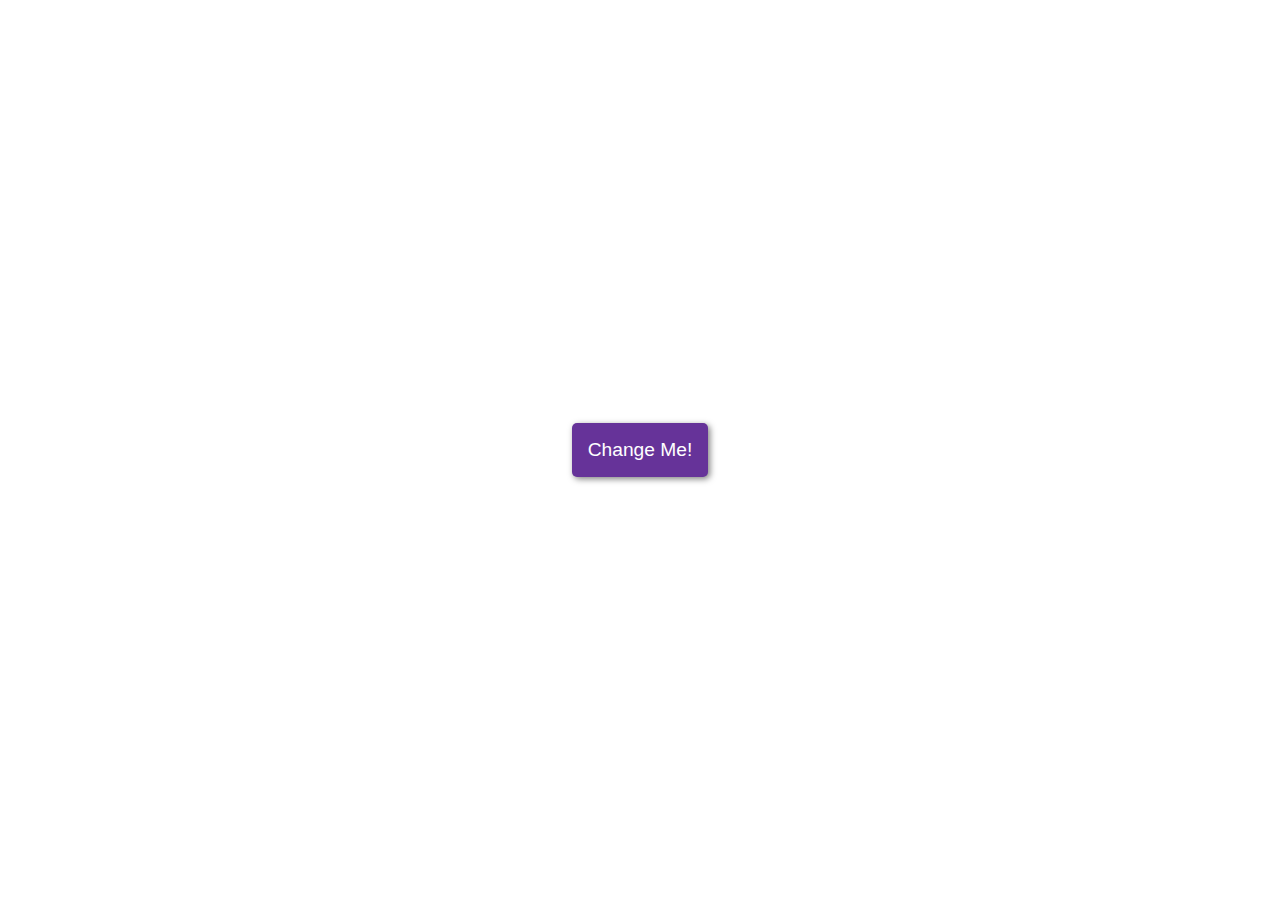
<file: background_changer/index.html>
<!DOCTYPE html>
<html lang="en">
<head>
    <meta charset="UTF-8">
    <meta http-equiv="X-UA-Compatible" content="IE=edge">
    <meta name="viewport" content="width=device-width, initial-scale=1.0">
    <title>Background Changer</title>
    <link rel="stylesheet" href="style.css" />
    <script src="script.js" defer></script>
</head>
<body>
    <button id="btn">Change Me!</button>
</body>
</html>
</file>
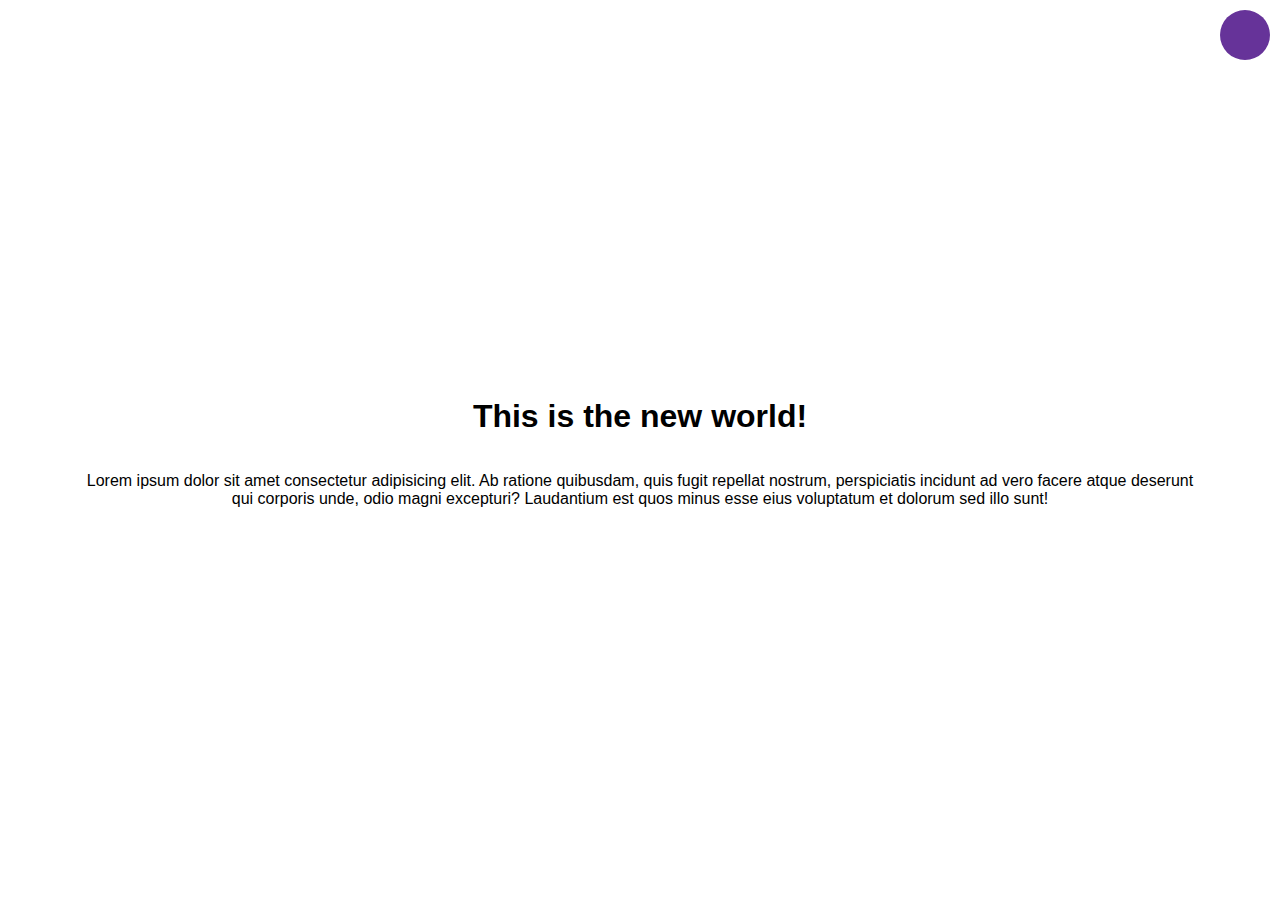
<file: dark-mode-toggle/index.html>
<!DOCTYPE html>
<html lang="en">
<head>
    <meta charset="UTF-8">
    <meta http-equiv="X-UA-Compatible" content="IE=edge">
    <meta name="viewport" content="width=device-width, initial-scale=1.0">
    <title>Dark Mode Toggle</title>
    <link rel="stylesheet" href="style.css" />
    <script src="script.js" defer></script>
</head>
<body>
    <div class="toggle-container">
        <input type="checkbox" id="toggle" name="toggle"><label for="toggle"></label>
    </div>
    <h1>This is the new world!</h1>
    <p>Lorem ipsum dolor sit amet consectetur adipisicing elit. Ab ratione quibusdam, quis fugit repellat nostrum, perspiciatis incidunt ad vero facere atque deserunt qui corporis unde, odio magni excepturi? Laudantium est quos minus esse eius voluptatum et dolorum sed illo sunt!</p>
</body>
</html>
</file>
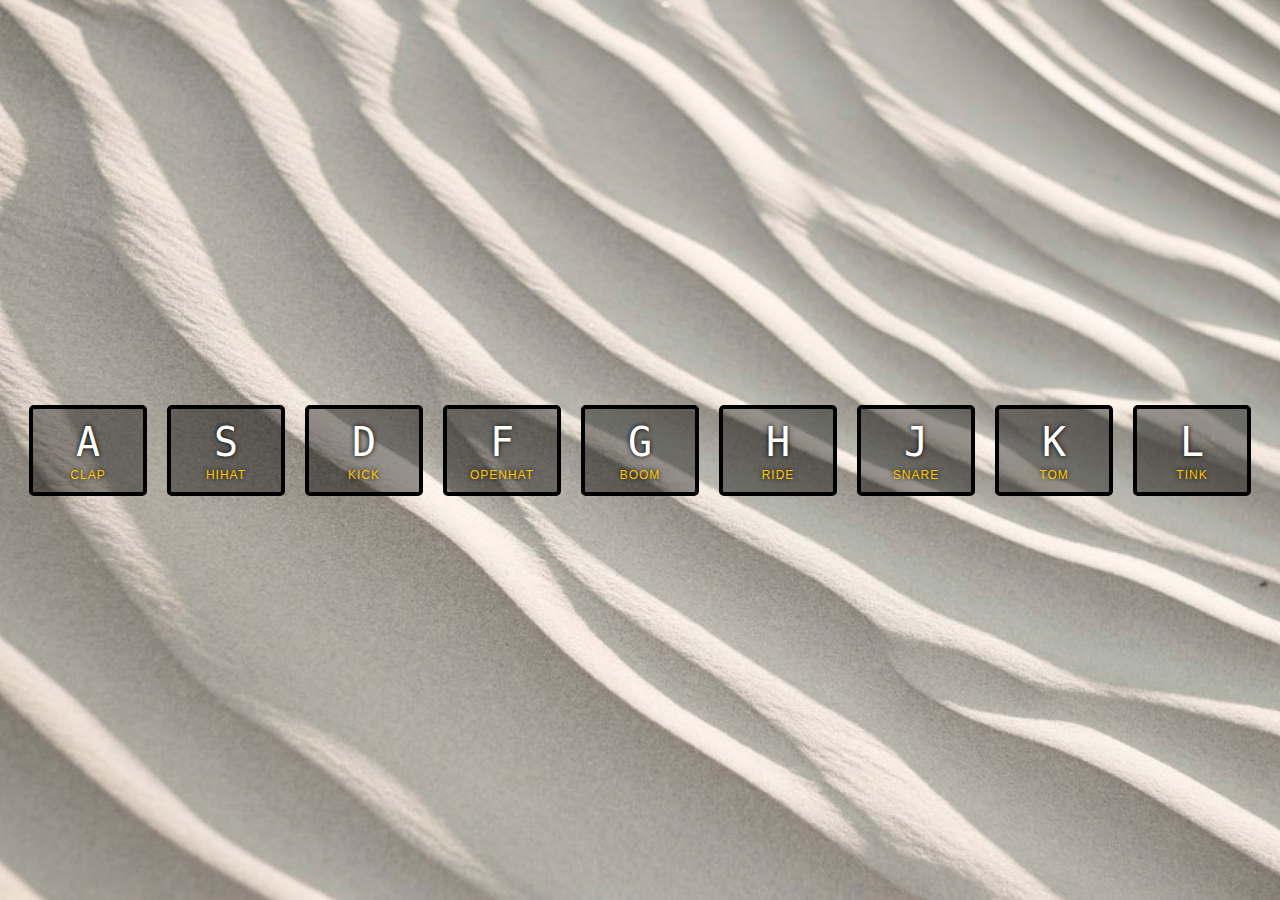
<file: JS Drum Kit/index.html>
<!DOCTYPE html>
<html lang="en">
<head>
    <meta charset="UTF-8">
    <meta name="viewport" content="width=device-width, initial-scale=1.0">
    <title>JS Drum Kit</title>
    <link rel="stylesheet" href="styles.css">
</head>
<body>
    <div class="keys">
        <div data-key="65" class="key">
            <kbd>A</kbd>
            <span class="sound">clap</span>
        </div>

        <div data-key="83" class="key">
            <kbd>S</kbd>
            <span class="sound">hihat</span>
        </div>

        <div data-key="68" class="key">
            <kbd>D</kbd>
            <span class="sound">kick</span>
        </div>

        <div data-key="70" class="key">
            <kbd>F</kbd>
            <span class="sound">openhat</span>
        </div>

        <div data-key="71" class="key">
            <kbd>G</kbd>
            <span class="sound">boom</span>
        </div>

        <div data-key="72" class="key">
            <kbd>H</kbd>
            <span class="sound">ride</span>
        </div>

        <div data-key="74" class="key">
            <kbd>J</kbd>
            <span class="sound">snare</span>
        </div>

        <div data-key="75" class="key">
            <kbd>K</kbd>
            <span class="sound">tom</span>
        </div>

        <div data-key="76" class="key">
            <kbd>L</kbd>
            <span class="sound">tink</span>
        </div>

        <audio data-key="65" src="sounds/clap.wav"></audio>
        <audio data-key="83" src="sounds/hihat.wav"></audio>
        <audio data-key="68" src="sounds/kick.wav"></audio>
        <audio data-key="70" src="sounds/openhat.wav"></audio>
        <audio data-key="71" src="sounds/boom.wav"></audio>
        <audio data-key="72" src="sounds/ride.wav"></audio>
        <audio data-key="74" src="sounds/snare.wav"></audio>
        <audio data-key="75" src="sounds/tom.wav"></audio>
        <audio data-key="76" src="sounds/tink.wav"></audio>

        <script>
            function removeTransition(e) {
            if (e.propertyName !== 'transform') return;
            e.target.classList.remove('playing');
            }

            function playSound(e) {
            const audio = document.querySelector(`audio[data-key="${e.keyCode}"]`);
            const key = document.querySelector(`div[data-key="${e.keyCode}"]`);
            if (!audio) return;

            key.classList.add('playing');
            audio.currentTime = 0;
            audio.play();
            }

            const keys = Array.from(document.querySelectorAll('.key'));
            keys.forEach(key => key.addEventListener('transitionend', removeTransition));
            window.addEventListener('keydown', playSound);
        </script>

    </div>
</body>
</html>
</file>
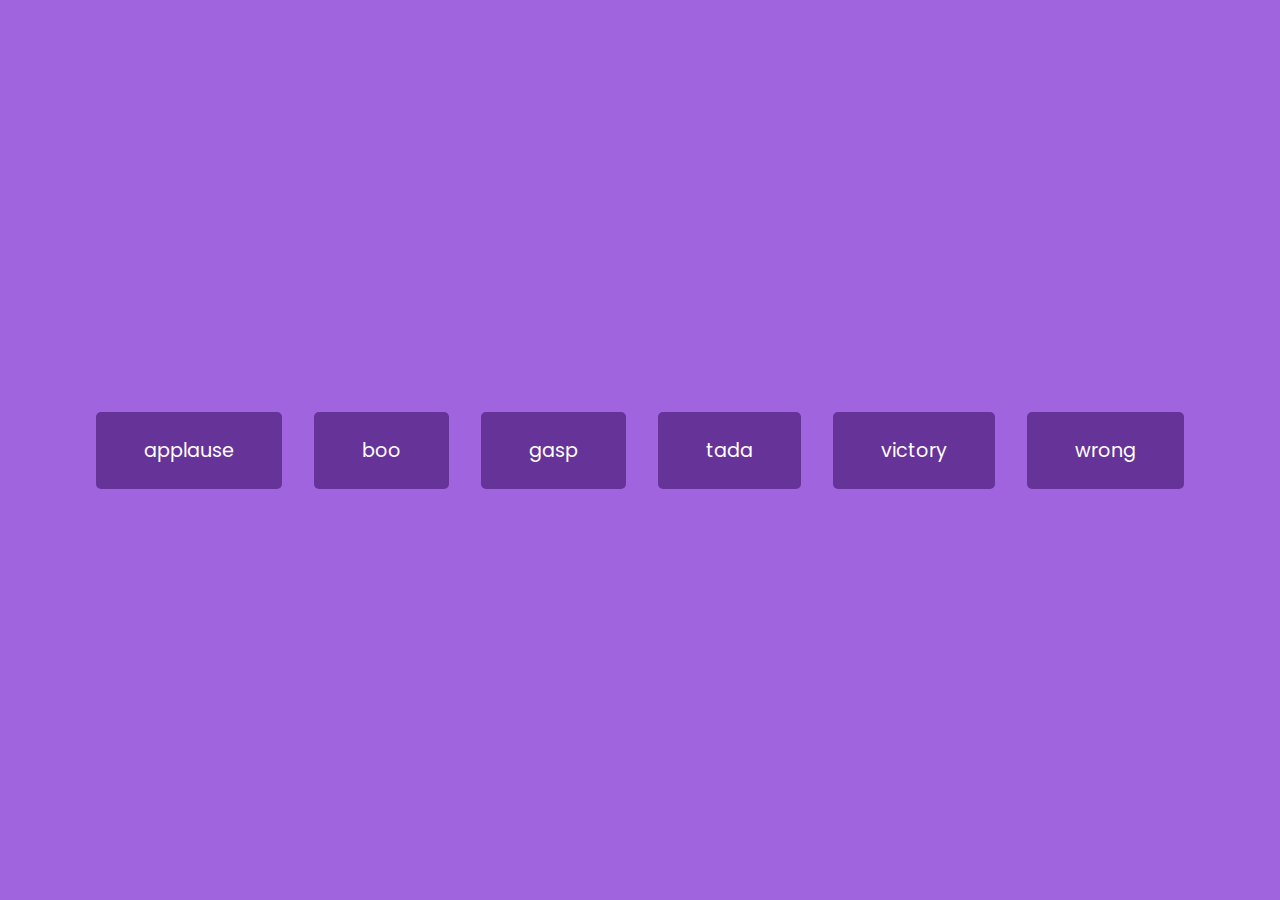
<file: sound_board/index.html>
<!DOCTYPE html>
<html lang="en">
<head>
    <meta charset="UTF-8">
    <meta name="viewport" content="width=device-width, initial-scale=1.0">
    <title>Sound Board</title>
    <link rel="stylesheet" href="style.css" />
    <script src="script.js" defer></script>
</head>
<body>
    <audio src="sounds/applause.mp3" id="applause"></audio>
    <audio src="sounds/boo.mp3" id="boo"></audio>
    <audio src="sounds/gasp.mp3" id="gasp"></audio>
    <audio src="sounds/tada.mp3" id="tada"></audio>
    <audio src="sounds/victory.mp3" id="victory"></audio>
    <audio src="sounds/wrong.mp3" id="wrong"></audio>
</body>
</html>
</file>
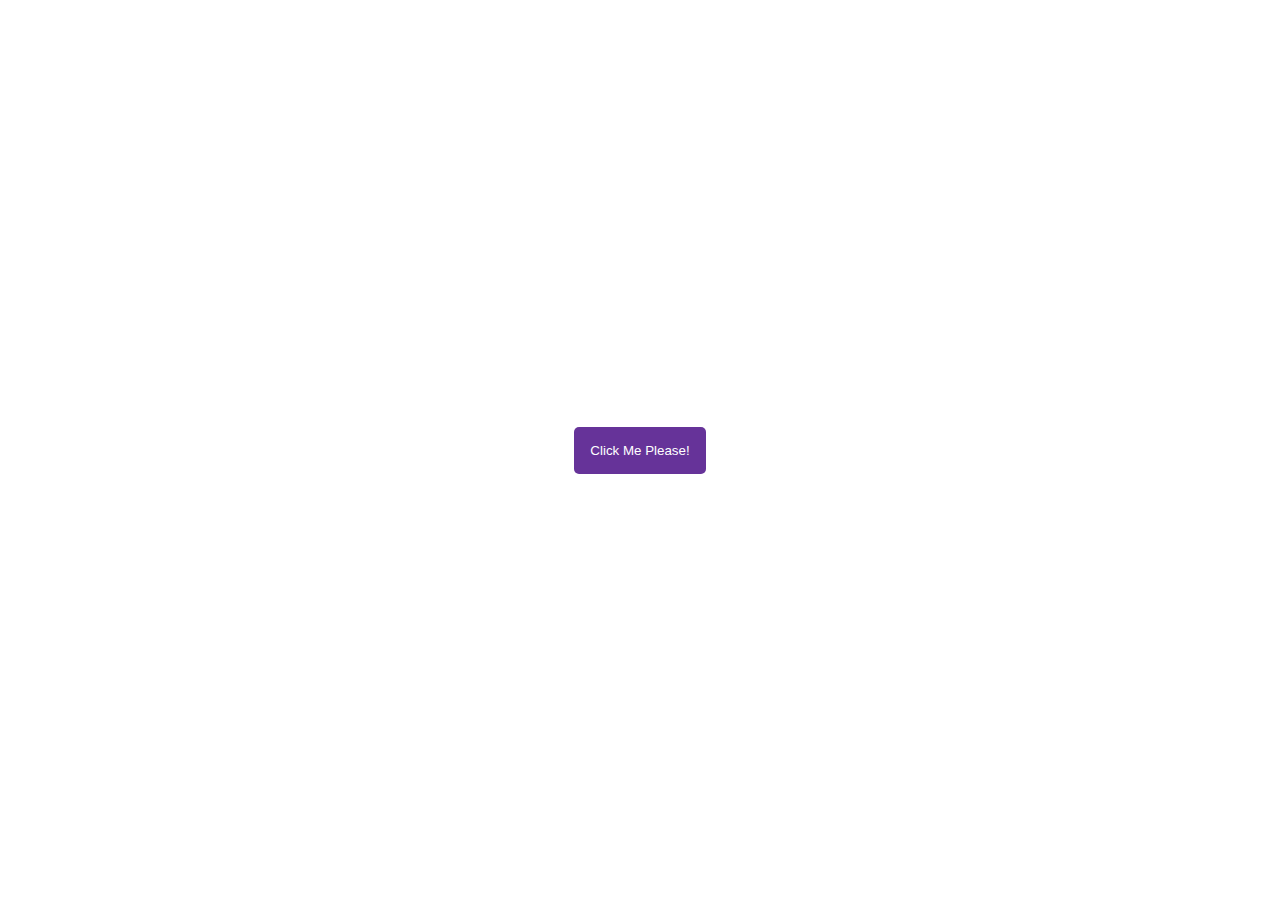
<file: toast_notification/index.html>
<!DOCTYPE html>
<html lang="en">
<head>
    <meta charset="UTF-8">
    <meta http-equiv="X-UA-Compatible" content="IE=edge">
    <meta name="viewport" content="width=device-width, initial-scale=1.0">
    <title>Toast Notification</title>
    <link rel="stylesheet" href="style.css" />
    <script src="script.js" defer></script>
</head>
<body>
    <div id="container"></div>
    <button id="btn">Click Me Please!</button>
</body>
</html>
</file>
<file: background_changer/style.css>
*{
    box-sizing: border-box;
}

body{
    display: flex;
    align-items: center;
    justify-content: center;
    font-family: "Poppins", sans-serif;
    margin:0;
    min-height: 100vh;
}

button{
    background-color: rebeccapurple;
    color:white;
    padding:1rem;
    font-family:inherit;
    font-size:1.2rem;
    box-shadow: 2px 2px 6px rgba(0,0,0,0.5);
    border-radius: 5px;
    border:none;
    transition: transform 0.1s linear;
}

button:focus{
    outline: none;
}

button:active{
    box-shadow: 0;
    transform:translate(2px,2px);
}
</file>
<file: dark-mode-toggle/style.css>
*{
    box-sizing: border-box;
}

body{
    display: flex;
    flex-direction: column;
    align-items: center;
    justify-content: center;
    font-family: "Poppins", sans-serif;
    margin:0;
    min-height: 100vh;
    text-align: center;
    padding:5rem;
    transition:background 0.3s linear,color 0.3s linear;
}

body.dark{
    background-color: #1f1f1f;
    color:white;
    
}

.toggle-container{
    position:fixed;
    top:10px;
    right:10px;

}

label{
    cursor:pointer;
    background-color: rebeccapurple;
    width:50px;
    height:50px;
    border-radius: 50%;
    display: inline-block;
    user-select: none;
    transition:background 0.3s linear;
}

body.dark label{
    background-color: #fff;
}

input{
    visibility: hidden;
}
</file>
<file: JS Drum Kit/styles.css>
html {
    font-size: 10px;
    background: url('sand-dune.jpg') ;
    background-size: cover;
  }
  
  body,html {
    margin: 0;
    padding: 0;
    font-family: sans-serif;
  }
  
  .keys {
    display: flex;
    flex: 1;
    min-height: 100vh;
    align-items: center;
    justify-content: center;
  }
  
  .key {
    border: .4rem solid black;
    border-radius: .5rem;
    margin: 1rem;
    font-size: 1.5rem;
    padding: 1rem .5rem;
    transition: all .07s ease;
    width: 10rem;
    text-align: center;
    color: white;
    background: rgba(0,0,0,0.4);
    text-shadow: 0 0 .5rem black;
  }
  
  .playing {
    transform: scale(1.1);
    border-color: #ffc600;
    box-shadow: 0 0 1rem #ffc600;
  }
  
  kbd {
    display: block;
    font-size: 4rem;
  }
  
  .sound {
    font-size: 1.2rem;
    text-transform: uppercase;
    letter-spacing: .1rem;
    color: #ffc600;
  }
</file>
<file: sound_board/style.css>
@import url('https://fonts.googleapis.com/css2?family=Poppins:wght@200;400;600&display=swap');

*{
    box-sizing: border-box;
}

body{
    display: flex;
    align-items: center;
    justify-content: center;
    font-family: "Poppins", sans-serif;
    margin:0;
    min-height: 100vh;
    background-color: rgb(161, 100, 223);
}

.btn{
    background-color: rebeccapurple;
    color:#fff;
    border-radius:5px;
    border:none;
    margin:1rem;
    font-family: inherit;
    font-size: 1.2rem;
    padding: 1.5rem 3rem;
}
</file>
<file: toast_notification/style.css>
*{
    box-sizing: border-box;
}

body{
    display: flex;
    align-items: center;
    justify-content: center;
    font-family: "Poppins", sans-serif;
    margin:0;
    min-height: 100vh;
}

button{
    background-color: rebeccapurple;
    color:white;
    padding:1rem;
    border:none;
    font-family:inherit;
    border-radius: 5px;
}

#container{
    position: fixed;
    bottom:10px;
    right:10px;
}

.toast{
    padding: 2rem;
    color:white;
    background-color:rebeccapurple;
    border-radius: 5px;
    margin:1rem;
}
</file>
